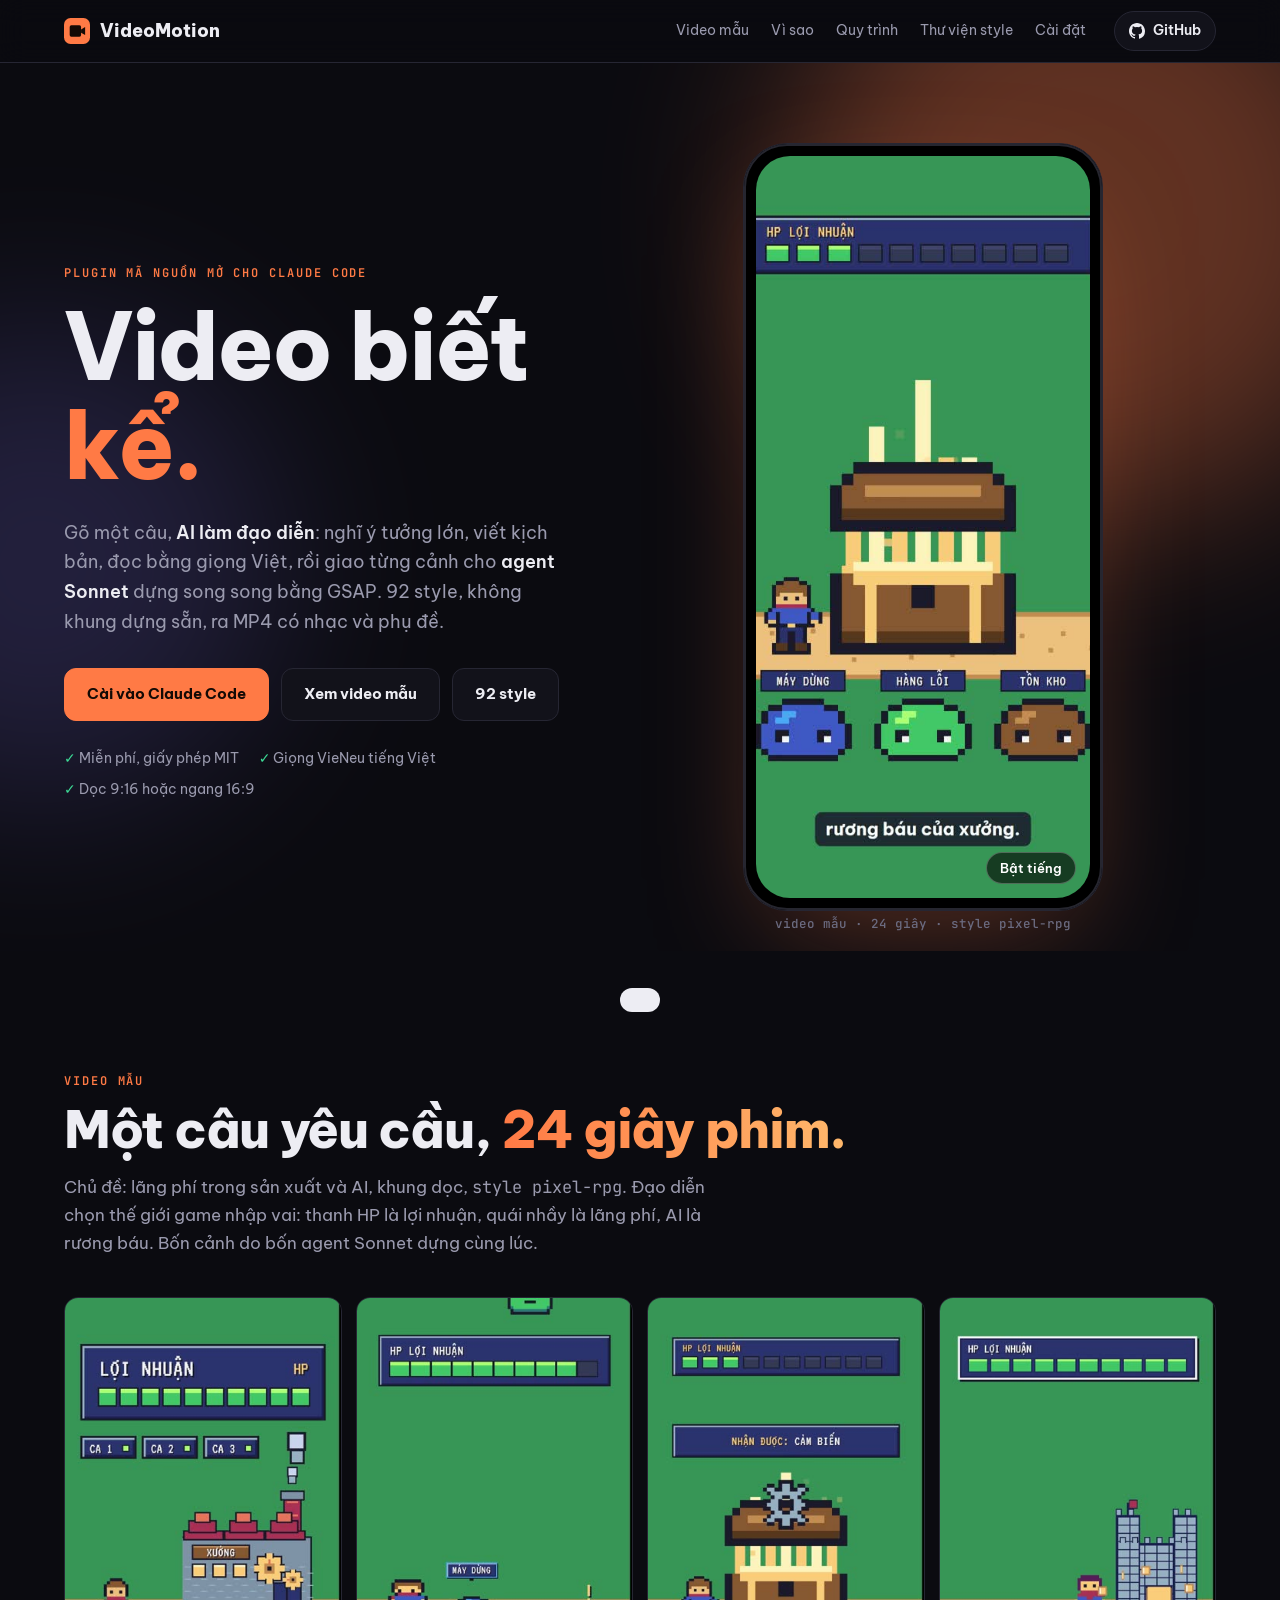
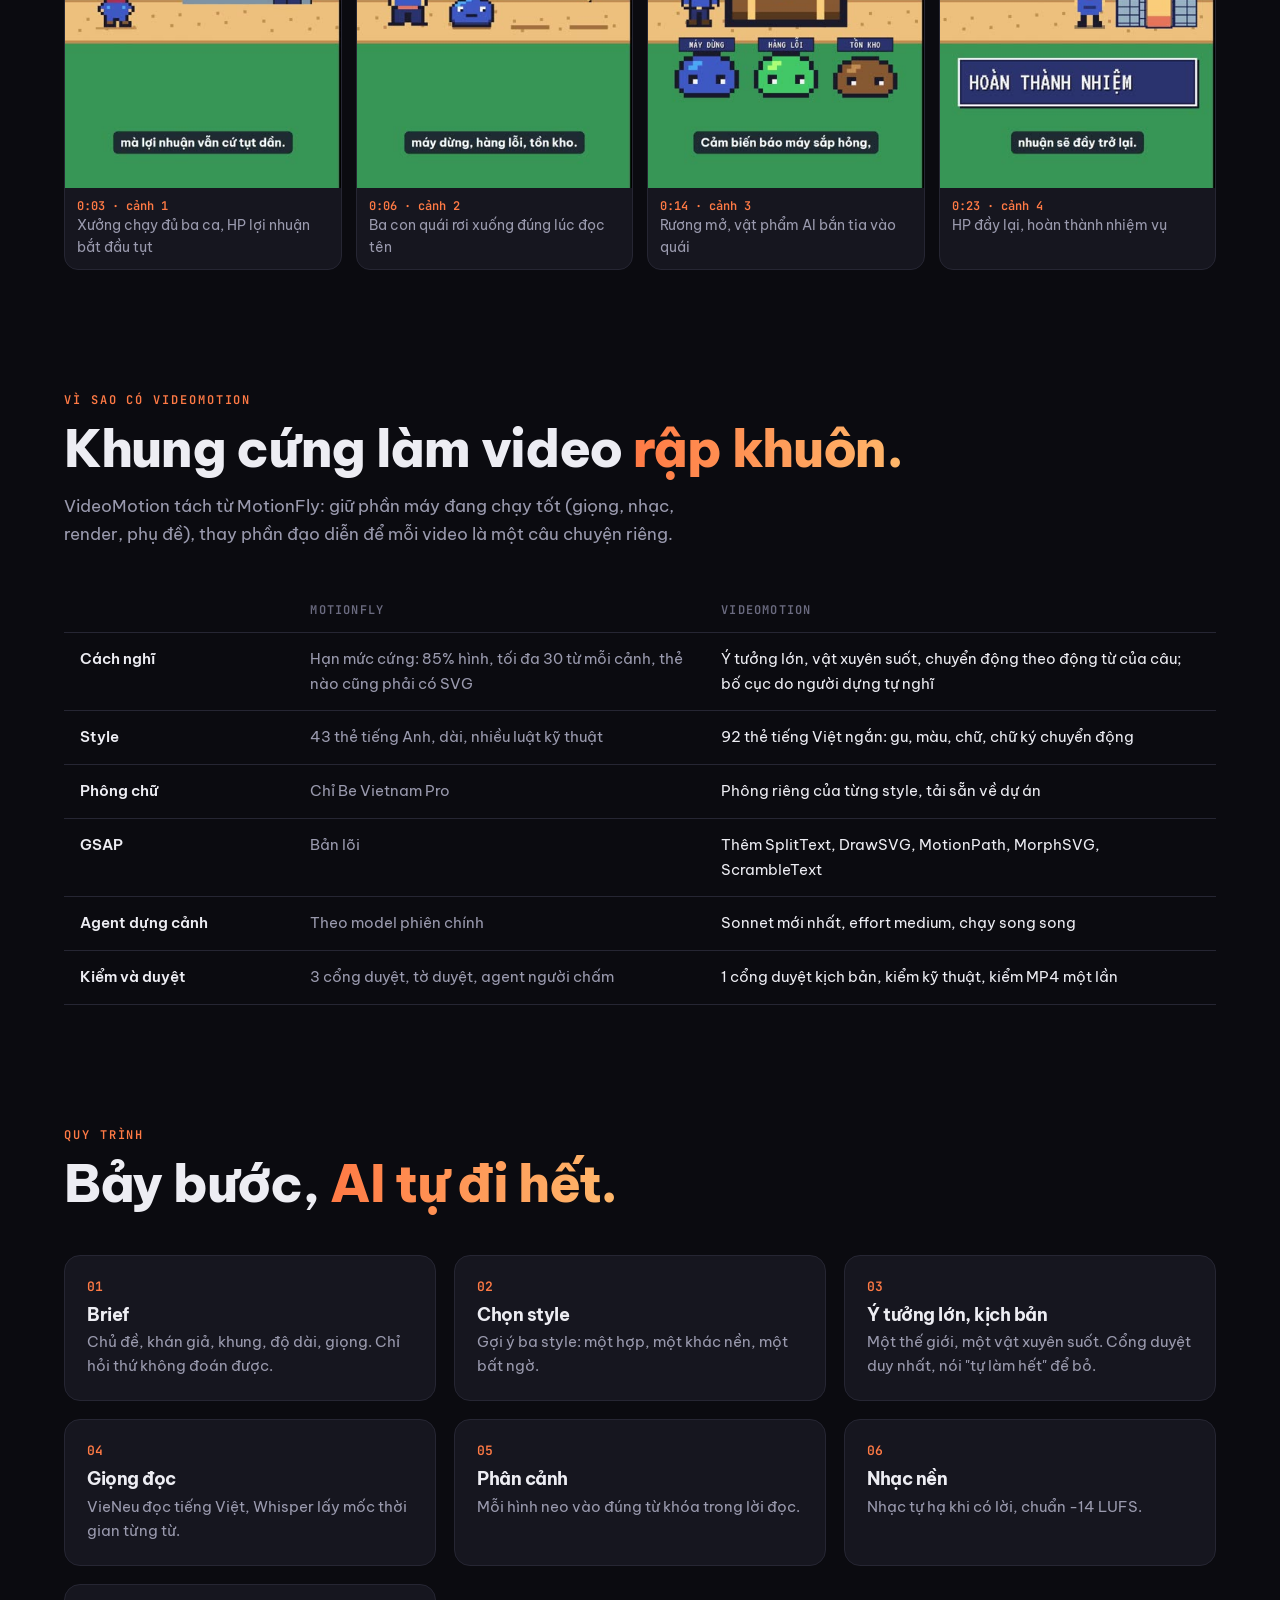
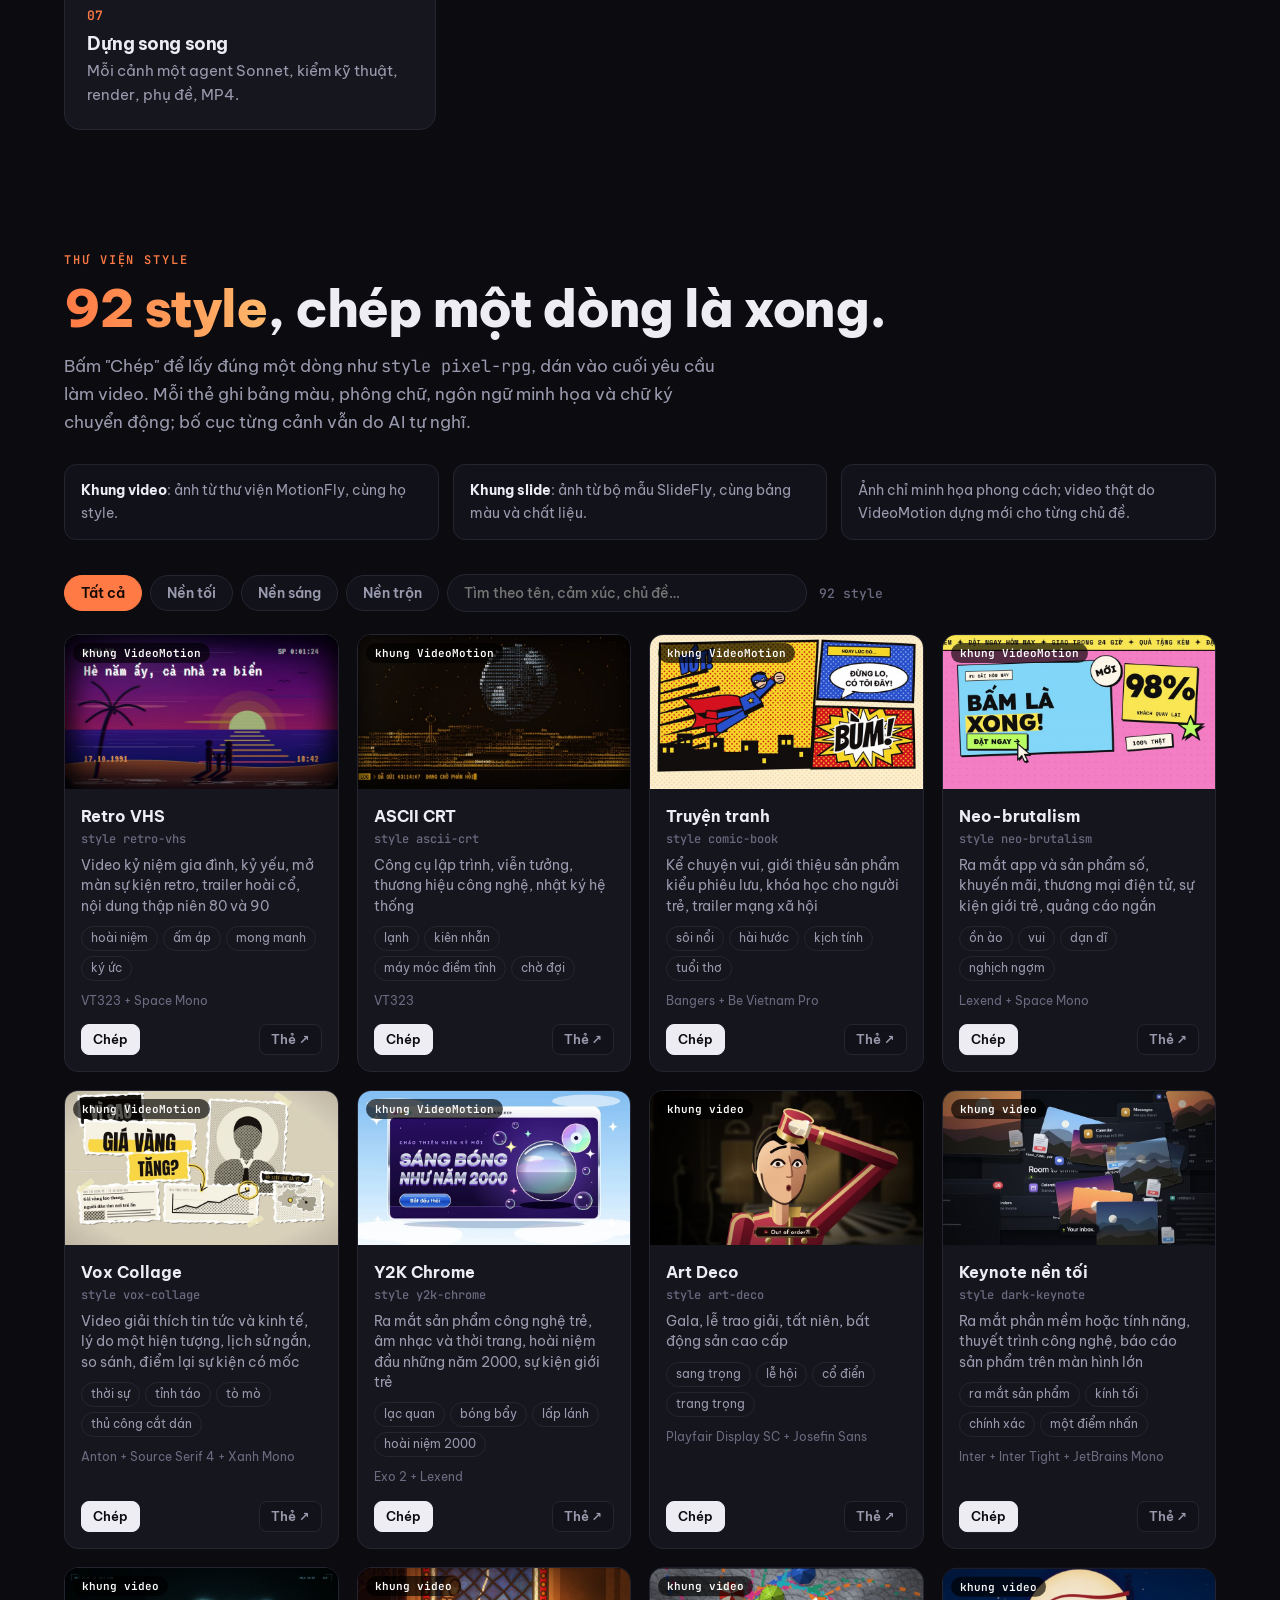
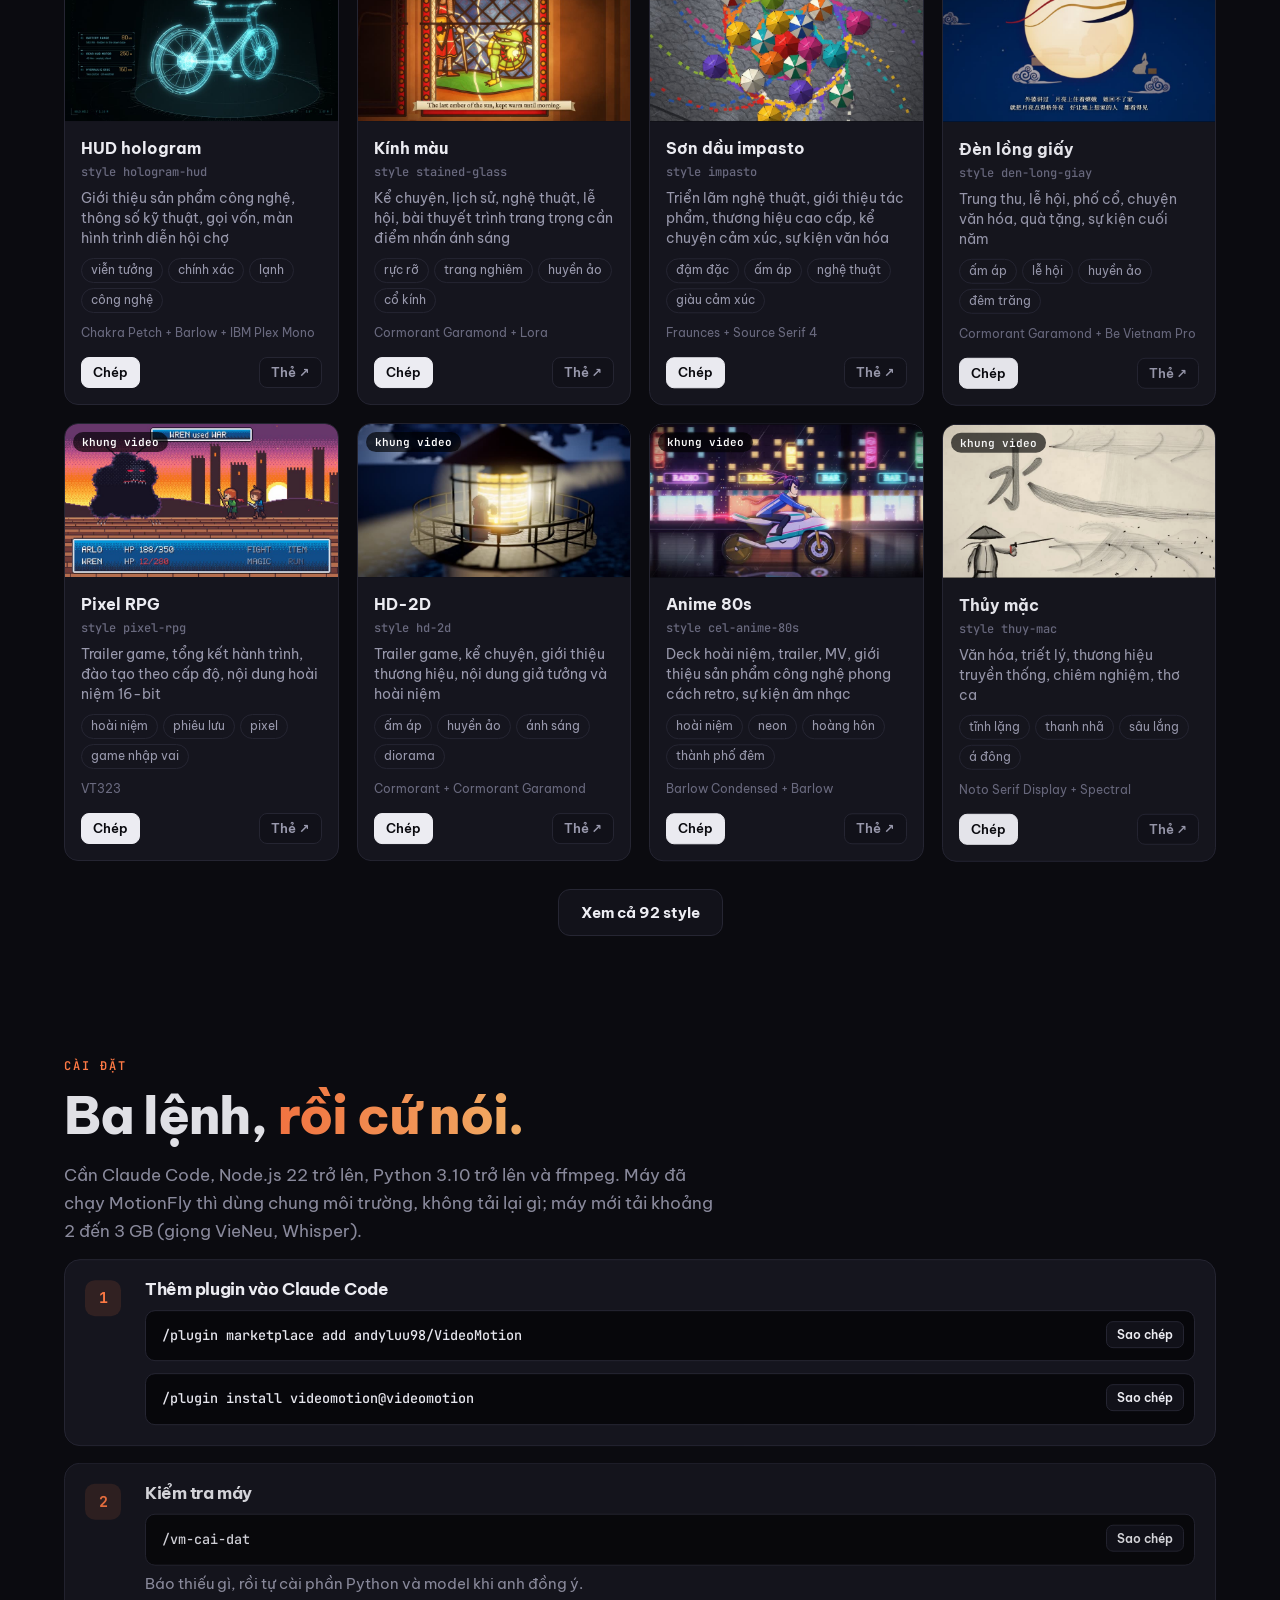
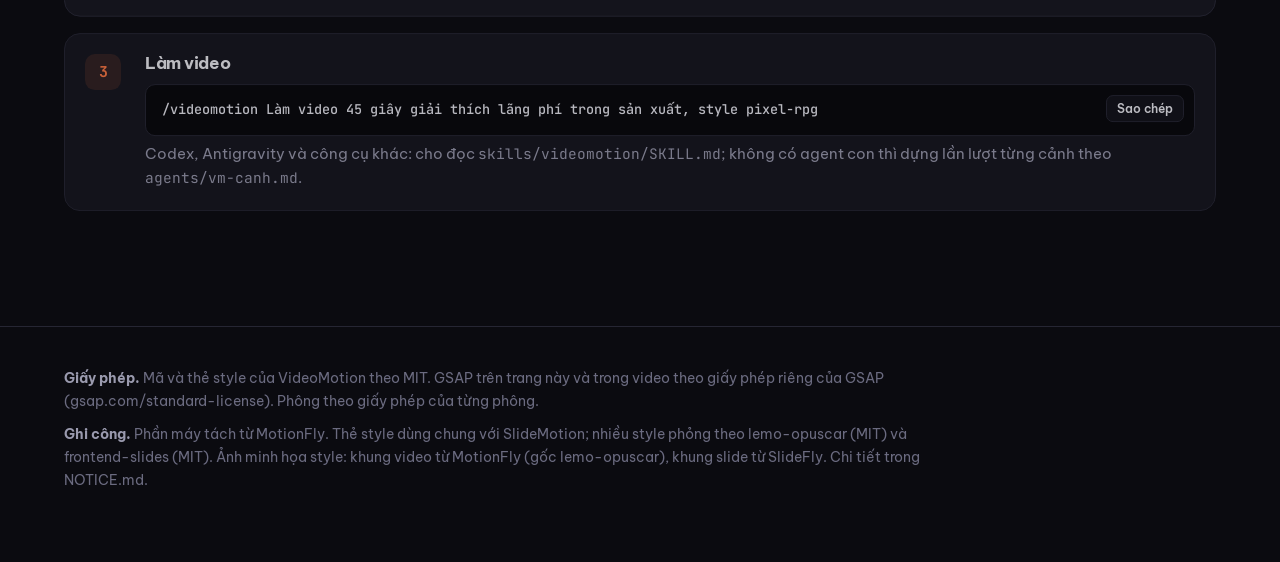
<file: docs/index.html>
<!doctype html>
<html lang="vi">
<head>
<meta charset="utf-8">
<meta name="viewport" content="width=device-width,initial-scale=1">
<title>VideoMotion: video biết kể</title>
<meta name="description" content="Plugin Claude Code làm video tiếng Việt: AI làm đạo diễn, 92 style, agent Sonnet dựng từng cảnh song song bằng HyperFrames và GSAP. Không khung dựng sẵn.">
<meta property="og:image" content="https://andyluu98.github.io/VideoMotion/media/poster.jpg">
<link rel="icon" href="data:image/svg+xml,%3Csvg xmlns='http://www.w3.org/2000/svg' viewBox='0 0 32 32'%3E%3Crect width='32' height='32' rx='8' fill='%23FF7A45'/%3E%3Crect x='7' y='9' width='14' height='14' rx='2' fill='%23140A05'/%3E%3Cpath d='M21 14l5-3v10l-5-3z' fill='%23140A05'/%3E%3C/svg%3E">
<link rel="preconnect" href="https://fonts.googleapis.com"><link rel="preconnect" href="https://fonts.gstatic.com" crossorigin>
<link href="https://fonts.googleapis.com/css2?family=Be+Vietnam+Pro:wght@400;500;600;700;800&family=JetBrains+Mono:wght@500;600&display=swap" rel="stylesheet">
<link rel="stylesheet" href="site.css?v=1">
<link rel="stylesheet" href="gallery.css?v=1">
</head>
<body>
<nav><div class="wrap">
  <a class="logo" href="#"><svg viewBox="0 0 32 32"><rect width="32" height="32" rx="8" fill="#FF7A45"/><rect x="7" y="9" width="14" height="14" rx="2" fill="#140A05"/><path d="M21 14l5-3v10l-5-3z" fill="#140A05"/></svg>VideoMotion</a>
  <div class="links"><a href="#mau">Video mẫu</a><a href="#vi-sao">Vì sao</a><a href="#quy-trinh">Quy trình</a><a href="#style">Thư viện style</a><a href="#cai-dat">Cài đặt</a></div>
  <a class="gh" href="https://github.com/andyluu98/VideoMotion" target="_blank" rel="noopener"><svg width="16" height="16" viewBox="0 0 16 16" fill="currentColor"><path d="M8 0C3.58 0 0 3.58 0 8c0 3.54 2.29 6.53 5.47 7.59.4.07.55-.17.55-.38v-1.33c-2.23.48-2.7-1.07-2.7-1.07-.36-.92-.89-1.17-.89-1.17-.73-.5.06-.49.06-.49.8.06 1.23.83 1.23.83.72 1.22 1.87.87 2.33.66.07-.52.28-.87.5-1.07-1.78-.2-3.65-.89-3.65-3.95 0-.87.31-1.59.82-2.15-.08-.2-.36-1.02.08-2.12 0 0 .67-.21 2.2.82a7.6 7.6 0 0 1 4 0c1.53-1.04 2.2-.82 2.2-.82.44 1.1.16 1.92.08 2.12.51.56.82 1.27.82 2.15 0 3.07-1.87 3.75-3.65 3.95.29.25.54.73.54 1.48v2.2c0 .21.15.46.55.38A8 8 0 0 0 16 8c0-4.42-3.58-8-8-8z"/></svg>GitHub</a>
</div></nav>

<header class="hero">
  <div class="glow" style="width:620px;height:620px;right:-120px;top:-160px;background:#FF7A45"></div>
  <div class="glow" style="width:480px;height:480px;left:-200px;top:260px;background:#8B7CFF;opacity:.18"></div>
  <div class="wrap">
    <div>
      <p class="kick">Plugin mã nguồn mở cho Claude Code</p>
      <h1>Video biết <em>kể.</em></h1>
      <p class="lead">Gõ một câu, <b>AI làm đạo diễn</b>: nghĩ ý tưởng lớn, viết kịch bản, đọc bằng giọng Việt, rồi giao từng cảnh cho <b>agent Sonnet</b> dựng song song bằng GSAP. 92 style, không khung dựng sẵn, ra MP4 có nhạc và phụ đề.</p>
      <div class="cta"><a class="btn p" href="#cai-dat">Cài vào Claude Code</a><a class="btn" href="#mau">Xem video mẫu</a><a class="btn" href="#style">92 style</a></div>
      <div class="checks"><span>Miễn phí, giấy phép MIT</span><span>Giọng VieNeu tiếng Việt</span><span>Dọc 9:16 hoặc ngang 16:9</span></div>
    </div>
    <div class="phone">
      <video src="media/san-quai-lang-phi.mp4" poster="media/poster.jpg" autoplay muted loop playsinline preload="metadata"></video>
      <button type="button" class="snd">Bật tiếng</button>
      <p class="cap">video mẫu · 24 giây · style pixel-rpg</p>
    </div>
  </div>
</header>

<main class="wrap">
  <section id="mau">
    <p class="kick">Video mẫu</p>
    <h2>Một câu yêu cầu, <em>24 giây phim.</em></h2>
    <p class="sub">Chủ đề: lãng phí trong sản xuất và AI, khung dọc, <code>style pixel-rpg</code>. Đạo diễn chọn thế giới game nhập vai: thanh HP là lợi nhuận, quái nhầy là lãng phí, AI là rương báu. Bốn cảnh do bốn agent Sonnet dựng cùng lúc.</p>
    <div class="strip">
      <figure><img src="media/khung-3.0.jpg" alt="Cảnh 1: xưởng chạy ba ca" loading="lazy"><figcaption><b>0:03 · cảnh 1</b>Xưởng chạy đủ ba ca, HP lợi nhuận bắt đầu tụt</figcaption></figure>
      <figure><img src="media/khung-6.2.jpg" alt="Cảnh 2: quái lãng phí" loading="lazy"><figcaption><b>0:06 · cảnh 2</b>Ba con quái rơi xuống đúng lúc đọc tên</figcaption></figure>
      <figure><img src="media/khung-14.6.jpg" alt="Cảnh 3: rương báu AI" loading="lazy"><figcaption><b>0:14 · cảnh 3</b>Rương mở, vật phẩm AI bắn tia vào quái</figcaption></figure>
      <figure><img src="media/khung-23.5.jpg" alt="Cảnh 4: hoàn thành nhiệm vụ" loading="lazy"><figcaption><b>0:23 · cảnh 4</b>HP đầy lại, hoàn thành nhiệm vụ</figcaption></figure>
    </div>
  </section>

  <section id="vi-sao">
    <p class="kick">Vì sao có VideoMotion</p>
    <h2>Khung cứng làm video <em>rập khuôn.</em></h2>
    <p class="sub">VideoMotion tách từ MotionFly: giữ phần máy đang chạy tốt (giọng, nhạc, render, phụ đề), thay phần đạo diễn để mỗi video là một câu chuyện riêng.</p>
    <div class="tw"><table class="cmp">
      <tr><th></th><th>MotionFly</th><th>VideoMotion</th></tr>
      <tr><td>Cách nghĩ</td><td>Hạn mức cứng: 85% hình, tối đa 30 từ mỗi cảnh, thẻ nào cũng phải có SVG</td><td>Ý tưởng lớn, vật xuyên suốt, chuyển động theo động từ của câu; bố cục do người dựng tự nghĩ</td></tr>
      <tr><td>Style</td><td>43 thẻ tiếng Anh, dài, nhiều luật kỹ thuật</td><td>92 thẻ tiếng Việt ngắn: gu, màu, chữ, chữ ký chuyển động</td></tr>
      <tr><td>Phông chữ</td><td>Chỉ Be Vietnam Pro</td><td>Phông riêng của từng style, tải sẵn về dự án</td></tr>
      <tr><td>GSAP</td><td>Bản lõi</td><td>Thêm SplitText, DrawSVG, MotionPath, MorphSVG, ScrambleText</td></tr>
      <tr><td>Agent dựng cảnh</td><td>Theo model phiên chính</td><td>Sonnet mới nhất, effort medium, chạy song song</td></tr>
      <tr><td>Kiểm và duyệt</td><td>3 cổng duyệt, tờ duyệt, agent người chấm</td><td>1 cổng duyệt kịch bản, kiểm kỹ thuật, kiểm MP4 một lần</td></tr>
    </table></div>
  </section>

  <section id="quy-trinh">
    <p class="kick">Quy trình</p>
    <h2>Bảy bước, <em>AI tự đi hết.</em></h2>
    <div class="steps">
      <div class="step"><h3>Brief</h3><p>Chủ đề, khán giả, khung, độ dài, giọng. Chỉ hỏi thứ không đoán được.</p></div>
      <div class="step"><h3>Chọn style</h3><p>Gợi ý ba style: một hợp, một khác nền, một bất ngờ.</p></div>
      <div class="step"><h3>Ý tưởng lớn, kịch bản</h3><p>Một thế giới, một vật xuyên suốt. Cổng duyệt duy nhất, nói "tự làm hết" để bỏ.</p></div>
      <div class="step"><h3>Giọng đọc</h3><p>VieNeu đọc tiếng Việt, Whisper lấy mốc thời gian từng từ.</p></div>
      <div class="step"><h3>Phân cảnh</h3><p>Mỗi hình neo vào đúng từ khóa trong lời đọc.</p></div>
      <div class="step"><h3>Nhạc nền</h3><p>Nhạc tự hạ khi có lời, chuẩn -14 LUFS.</p></div>
      <div class="step"><h3>Dựng song song</h3><p>Mỗi cảnh một agent Sonnet, kiểm kỹ thuật, render, phụ đề, MP4.</p></div>
    </div>
  </section>

  <section id="style">
    <p class="kick">Thư viện style</p>
    <h2><em>92 style</em>, chép một dòng là xong.</h2>
    <p class="sub">Bấm "Chép" để lấy đúng một dòng như <code>style pixel-rpg</code>, dán vào cuối yêu cầu làm video. Mỗi thẻ ghi bảng màu, phông chữ, ngôn ngữ minh họa và chữ ký chuyển động; bố cục từng cảnh vẫn do AI tự nghĩ.</p>
    <div class="how"><div><b>Khung video</b>: ảnh từ thư viện MotionFly, cùng họ style.</div><div><b>Khung slide</b>: ảnh từ bộ mẫu SlideFly, cùng bảng màu và chất liệu.</div><div>Ảnh chỉ minh họa phong cách; video thật do VideoMotion dựng mới cho từng chủ đề.</div></div>
    <div class="filters"><span id="fb"></span><input id="q" type="search" placeholder="Tìm theo tên, cảm xúc, chủ đề…" aria-label="Tìm style"><span class="cnt" id="cnt"></span></div>
    <div class="gal" id="gal"></div>
    <div class="more" id="more"><button type="button" class="btn">Xem cả 92 style</button></div>
  </section>

  <section id="cai-dat">
    <p class="kick">Cài đặt</p>
    <h2>Ba lệnh, <em>rồi cứ nói.</em></h2>
    <p class="sub">Cần Claude Code, Node.js 22 trở lên, Python 3.10 trở lên và ffmpeg. Máy đã chạy MotionFly thì dùng chung môi trường, không tải lại gì; máy mới tải khoảng 2 đến 3 GB (giọng VieNeu, Whisper).</p>
    <div class="inst">
      <div class="i"><span class="n">1</span><div><h3>Thêm plugin vào Claude Code</h3>
        <div class="cmd">/plugin marketplace add andyluu98/VideoMotion</div>
        <div class="cmd">/plugin install videomotion@videomotion</div></div></div>
      <div class="i"><span class="n">2</span><div><h3>Kiểm tra máy</h3>
        <div class="cmd">/vm-cai-dat</div>
        <p>Báo thiếu gì, rồi tự cài phần Python và model khi anh đồng ý.</p></div></div>
      <div class="i"><span class="n">3</span><div><h3>Làm video</h3>
        <div class="cmd">/videomotion Làm video 45 giây giải thích lãng phí trong sản xuất, style pixel-rpg</div>
        <p>Codex, Antigravity và công cụ khác: cho đọc <code>skills/videomotion/SKILL.md</code>; không có agent con thì dựng lần lượt từng cảnh theo <code>agents/vm-canh.md</code>.</p></div></div>
    </div>
  </section>
</main>

<footer><div class="wrap">
  <p><b>Giấy phép.</b> Mã và thẻ style của VideoMotion theo MIT. GSAP trên trang này và trong video theo giấy phép riêng của GSAP (gsap.com/standard-license). Phông theo giấy phép của từng phông.</p>
  <p><b>Ghi công.</b> Phần máy tách từ MotionFly. Thẻ style dùng chung với SlideMotion; nhiều style phỏng theo lemo-opuscar (MIT) và frontend-slides (MIT). Ảnh minh họa style: khung video từ MotionFly (gốc lemo-opuscar), khung slide từ SlideFly. Chi tiết trong NOTICE.md.</p>
</div></footer>

<script src="styles.js?v=3"></script>
<script src="assets/gsap.min.js"></script>
<script src="assets/SplitText.min.js"></script>
<script src="assets/ScrambleTextPlugin.min.js"></script>
<script src="site.js?v=1"></script>
<script src="gallery.js?v=2"></script>
</body>
</html>
</file>
<file: docs/site.css>
/* SlideMotion landing: nền tối, một màu nhấn cam lửa, chữ Be Vietnam Pro */
:root{--bg:#0B0B10;--bg2:#12121A;--card:#16161F;--line:#262633;--fg:#EDEDF3;--mut:#9A9AAE;--dim:#6B6B80;--ac:#FF7A45;--ac2:#FFB86B;--vi:#8B7CFF;--ok:#3DDC97;--r:16px;--mono:'JetBrains Mono',monospace;--sans:'Be Vietnam Pro',system-ui,sans-serif}
*{box-sizing:border-box}
html{scroll-behavior:smooth;background:var(--bg)}
body{margin:0;background:var(--bg);color:var(--fg);font:400 16px/1.65 var(--sans);overflow-x:hidden;-webkit-font-smoothing:antialiased}
a{color:inherit;text-decoration:none}
code,pre{font-family:var(--mono)}
.wrap{max-width:1200px;margin:0 auto;padding:0 24px}
.kick{font:600 12px var(--mono);letter-spacing:.16em;text-transform:uppercase;color:var(--ac)}
h1,h2,h3{margin:0;letter-spacing:-.025em;line-height:1.08}
h2{font-size:clamp(32px,4.6vw,52px);font-weight:800;margin-top:12px}
h1 em{font-style:normal;color:var(--ac)}
h2 em{font-style:normal;background:linear-gradient(90deg,var(--ac),var(--ac2));-webkit-background-clip:text;background-clip:text;color:transparent}
.sub{color:var(--mut);max-width:660px;margin:16px 0 0;font-size:17px}
section{padding:110px 0 0}
.glow{position:absolute;pointer-events:none;border-radius:50%;filter:blur(90px);opacity:.35}
/* nav */
nav{position:sticky;top:0;z-index:20;background:rgba(11,11,16,.72);backdrop-filter:blur(14px);border-bottom:1px solid var(--line)}
nav .wrap{display:flex;align-items:center;gap:28px;height:62px}
.logo{display:flex;align-items:center;gap:10px;font-weight:800;font-size:18px}
.logo svg{width:26px;height:26px}
nav .links{display:flex;gap:22px;margin-left:auto;font-size:14px;color:var(--mut)}
nav .links a:hover{color:var(--fg)}
.gh{display:flex;align-items:center;gap:8px;padding:7px 14px;border:1px solid var(--line);border-radius:999px;font-size:14px;font-weight:600;background:var(--bg2)}
.gh:hover{border-color:var(--mut)}
/* hero */
.hero{position:relative;padding:80px 0 40px;overflow:hidden}
.hero .wrap{display:grid;grid-template-columns:1fr 1.15fr;gap:56px;align-items:center;position:relative}
h1{font-size:clamp(52px,7.4vw,92px);font-weight:800;margin-top:16px}
.lead{color:var(--mut);font-size:18px;margin:22px 0 0;max-width:520px}
.lead b{color:var(--fg);font-weight:600}
.cta{display:flex;flex-wrap:wrap;gap:12px;margin-top:32px}
.btn{color:var(--fg);font-family:var(--sans);cursor:pointer;display:inline-flex;align-items:center;gap:8px;padding:13px 22px;border-radius:12px;font-weight:700;font-size:15px;border:1px solid var(--line);background:var(--bg2);transition:transform .15s,border-color .15s,background .15s}
.btn:hover{transform:translateY(-2px);border-color:var(--mut)}
.btn.p{background:var(--ac);border-color:var(--ac);color:#140A05}
.btn.p:hover{background:#FF8C5C}
.checks{display:flex;flex-wrap:wrap;gap:8px 20px;margin-top:26px;font-size:14px;color:var(--mut)}
.checks span::before{content:"✓ ";color:var(--ok);font-weight:700}
/* điện thoại chiếu video mẫu */
.phone{justify-self:center;width:min(360px,80vw);aspect-ratio:9/19.2;border-radius:44px;background:#000;padding:12px;border:1px solid var(--line);box-shadow:0 40px 120px -30px rgba(255,122,69,.35),inset 0 0 0 2px #26262f;position:relative}
.phone video{width:100%;height:100%;object-fit:cover;border-radius:34px;display:block;background:#111}
.phone .snd{position:absolute;right:26px;bottom:26px;font:600 13px var(--sans);color:#fff;background:rgba(0,0,0,.6);border:1px solid rgba(255,255,255,.25);border-radius:999px;padding:7px 13px;cursor:pointer}
.phone .cap{position:absolute;left:0;right:0;bottom:-34px;text-align:center;font:500 12.5px var(--mono);color:var(--dim)}
.strip{display:grid;grid-template-columns:repeat(4,1fr);gap:14px;margin-top:40px}
.strip figure{margin:0;background:var(--card);border:1px solid var(--line);border-radius:14px;overflow:hidden}
.strip img{display:block;width:100%;aspect-ratio:9/16;object-fit:cover}
.strip figcaption{padding:10px 12px;font-size:13.5px;color:var(--mut)}
.strip figcaption b{color:var(--ac);font:600 12px var(--mono);display:block}
.cmp{width:100%;border-collapse:collapse;margin-top:40px;font-size:15px}
.cmp th,.cmp td{text-align:left;padding:14px 16px;border-bottom:1px solid var(--line);vertical-align:top}
.cmp th{font:600 12px var(--mono);letter-spacing:.1em;text-transform:uppercase;color:var(--dim)}
.cmp td:first-child{color:var(--fg);font-weight:600;width:20%}
.cmp td:nth-child(2){color:var(--mut)}
.cmp td:nth-child(3){color:var(--fg)}
.cmp tr:hover td{background:rgba(255,255,255,.02)}
.tw{overflow-x:auto}
/* so sánh */
.vs{display:grid;grid-template-columns:1fr 1fr;gap:20px;margin-top:44px}
.box{background:var(--card);border:1px solid var(--line);border-radius:var(--r);padding:26px}
.box h3{font-size:20px;font-weight:700}
.box ul{margin:14px 0 0;padding:0;list-style:none;color:var(--mut)}
.box li{padding:7px 0 7px 26px;position:relative;border-top:1px solid var(--line)}
.box li::before{content:"✕";position:absolute;left:2px;color:#E5484D;font-weight:700}
.box.good{border-color:rgba(255,122,69,.45);background:linear-gradient(180deg,rgba(255,122,69,.08),var(--card) 60%)}
.box.good li::before{content:"✓";color:var(--ok)}
.minis{display:grid;grid-template-columns:repeat(3,1fr);gap:8px;margin-top:18px}
.minis div{aspect-ratio:16/9;border-radius:6px;background:#22222D;position:relative;overflow:hidden}
.minis.same div::before{content:"";position:absolute;left:10%;top:16%;width:46%;height:10%;background:#3a3a48;border-radius:2px;box-shadow:0 14px 0 -2px #2f2f3c,0 24px 0 -2px #2f2f3c,0 34px 0 -2px #2f2f3c}
.minis.same div::after{content:"";position:absolute;right:10%;top:22%;width:26%;height:52%;background:#33333f;border-radius:3px}
.minis.diff img{width:100%;height:100%;object-fit:cover;display:block}
/* demo */
.demos{display:grid;grid-template-columns:repeat(3,1fr);gap:22px;margin-top:44px}
.demo{background:var(--card);border:1px solid var(--line);border-radius:var(--r);overflow:hidden;transition:transform .2s,border-color .2s}
.demo:hover{transform:translateY(-4px);border-color:var(--ac)}
.demo .bar{display:flex;gap:6px;padding:10px 12px;border-bottom:1px solid var(--line)}
.demo .bar i{width:9px;height:9px;border-radius:50%;background:#33333f}
.demo img{display:block;width:100%;aspect-ratio:16/9;object-fit:cover;background:#000}
.demo .d{padding:16px 18px 20px}
.demo h3{font-size:18px}
.demo p{color:var(--mut);font-size:14.5px;margin:8px 0 0}
.demo .go{display:inline-block;margin-top:12px;color:var(--ac);font-weight:600;font-size:14px}
/* quy trình */
.steps{display:grid;grid-template-columns:repeat(3,1fr);gap:18px;margin-top:44px;counter-reset:s}
.step{background:var(--card);border:1px solid var(--line);border-radius:var(--r);padding:22px;counter-increment:s;position:relative}
.step::before{content:"0" counter(s);font:600 13px var(--mono);color:var(--ac);display:block;margin-bottom:10px}
.step h3{font-size:18px}
.step p{color:var(--mut);font-size:14.5px;margin:6px 0 0}
/* chế độ */
.tabs{display:flex;gap:8px;margin-top:36px;flex-wrap:wrap}
.tabs button{font:600 14px var(--sans);color:var(--mut);background:var(--bg2);border:1px solid var(--line);border-radius:999px;padding:9px 18px;cursor:pointer}
.tabs button.on{color:#140A05;background:var(--ac);border-color:var(--ac)}
.mode{display:none;grid-template-columns:1.1fr 1fr;gap:30px;margin-top:20px;background:var(--card);border:1px solid var(--line);border-radius:var(--r);padding:28px}
.mode.on{display:grid}
.mode h3{font-size:24px}
.mode p{color:var(--mut)}
.mode ul{margin:0;padding:0;list-style:none}
.mode li{padding:9px 0;border-top:1px solid var(--line);color:var(--fg);font-size:15px}
.mode li b{color:var(--ac);font-family:var(--mono);font-weight:500;margin-right:10px}
/* cài đặt */
.os{display:flex;gap:6px;margin-top:30px}
.os button{font:600 13px var(--sans);color:var(--mut);background:transparent;border:1px solid var(--line);border-radius:8px;padding:7px 14px;cursor:pointer}
.os button.on{color:var(--fg);background:var(--bg2);border-color:var(--mut)}
.inst{display:grid;gap:14px;margin-top:16px}
.inst .i{display:grid;grid-template-columns:44px 1fr;gap:16px;background:var(--card);border:1px solid var(--line);border-radius:var(--r);padding:20px}
.inst .n{width:36px;height:36px;border-radius:10px;background:rgba(255,122,69,.12);color:var(--ac);display:grid;place-items:center;font:700 15px var(--mono)}
.inst h3{font-size:17px}
.inst p{color:var(--mut);font-size:14.5px;margin:6px 0 0}
.cmd{position:relative;margin-top:12px;background:#08080C;border:1px solid var(--line);border-radius:10px;padding:14px 92px 14px 16px;font:500 13.5px/1.6 var(--mono);color:#E8E8F0;white-space:pre-wrap;word-break:break-all}
.cmd .cp{position:absolute;right:10px;top:10px;font:600 12px var(--sans);background:var(--bg2);color:var(--fg);border:1px solid var(--line);border-radius:7px;padding:5px 10px;cursor:pointer}
[data-os="win"] .mac,[data-os="mac"] .win{display:none}
footer{margin-top:120px;border-top:1px solid var(--line);padding:40px 0 60px;color:var(--dim);font-size:14px}
footer p{margin:0 0 10px;max-width:880px}
footer b{color:var(--mut)}
.toast{position:fixed;left:50%;bottom:28px;transform:translate(-50%,140px);background:var(--fg);color:var(--bg);padding:12px 20px;border-radius:12px;font-weight:600;font-size:14.5px;transition:transform .3s;z-index:50;max-width:90vw}
.toast.on{transform:translate(-50%,0)}
.rv{opacity:0;transform:translateY(24px)}
.seek .rv{opacity:1!important;transform:none!important}
.hero .wrap>*,.vs>*,.mode>*,.inst .i>*{min-width:0}
@media (max-width:960px){.strip{grid-template-columns:1fr 1fr}.hero .wrap,.vs,.mode{grid-template-columns:minmax(0,1fr)}.demos,.steps{grid-template-columns:1fr 1fr}nav .links{display:none}}
@media (max-width:620px){.demos,.steps{grid-template-columns:1fr}section{padding-top:80px}}
@media (prefers-reduced-motion:reduce){.rv{opacity:1;transform:none}}
</file>
<file: docs/gallery.css>
/* thư viện style: thẻ có ảnh slide mẫu, rê chuột đổi ảnh thứ hai */
.filters{display:flex;flex-wrap:wrap;align-items:center;gap:8px;margin-top:34px}
.filters button{font:600 13.5px var(--sans);color:var(--mut);background:var(--bg2);border:1px solid var(--line);border-radius:999px;padding:8px 16px;cursor:pointer}
.filters button.on{color:#140A05;background:var(--ac);border-color:var(--ac)}
.filters input{flex:1;min-width:220px;max-width:360px;font:500 14px var(--sans);color:var(--fg);background:var(--bg2);border:1px solid var(--line);border-radius:999px;padding:9px 16px;outline:none}
.filters input:focus{border-color:var(--ac)}
.filters .cnt{font:500 13px var(--mono);color:var(--dim);margin-left:4px}
.gal{display:grid;grid-template-columns:repeat(4,1fr);gap:18px;margin-top:22px}
.st{background:var(--card);border:1px solid var(--line);border-radius:14px;overflow:hidden;display:flex;flex-direction:column;transition:transform .2s,border-color .2s}
.st:hover{transform:translateY(-3px);border-color:#3c3c4e}
.st .th{position:relative;display:block;aspect-ratio:16/9;background:#000;overflow:hidden}
.st .th img{position:absolute;inset:0;width:100%;height:100%;object-fit:cover;transition:opacity .35s,transform .6s}
.st .th img.alt{opacity:0}
.st:hover .th img.alt{opacity:1}
.st:hover .th img{transform:scale(1.03)}
.st .th .play{position:absolute;right:8px;bottom:8px;font:600 11px var(--sans);background:rgba(0,0,0,.65);color:#fff;padding:4px 9px;border-radius:999px;opacity:0;transition:opacity .2s}
.st:hover .th .play{opacity:1}
.st .b{padding:14px 16px 16px;display:flex;flex-direction:column;flex:1}
.st .n{font-weight:700;font-size:16px}
.st .n small{color:var(--dim);font-weight:500;margin-right:6px}
.st .s{font:500 12px var(--mono);color:var(--dim);margin-top:2px}
.st .md{font-size:13.5px;color:var(--mut);margin-top:8px;line-height:1.5}
.st .tg{display:flex;flex-wrap:wrap;gap:5px;margin-top:10px}
.st .tg span{font-size:11.5px;color:var(--mut);border:1px solid var(--line);border-radius:999px;padding:2px 9px}
.st .f{font-size:12px;color:var(--dim);margin-top:10px}
.st .act{display:flex;gap:6px;margin-top:auto;padding-top:14px}
.st .act button,.st .act a{font:600 12.5px var(--sans);padding:7px 11px;border:1px solid var(--line);border-radius:8px;background:var(--bg2);color:var(--fg);cursor:pointer;line-height:1.2}
.st .act button.p{background:var(--fg);color:var(--bg);border-color:var(--fg)}
.st .act button:hover,.st .act a:hover{border-color:var(--ac)}
.st .act a{margin-left:auto;color:var(--mut)}
.more{display:flex;justify-content:center;margin-top:28px}
.how{display:grid;grid-template-columns:repeat(3,1fr);gap:14px;margin-top:28px}
.how div{background:var(--bg2);border:1px solid var(--line);border-radius:12px;padding:14px 16px;font-size:14px;color:var(--mut)}
.how b{color:var(--fg)}
@media (max-width:1100px){.gal{grid-template-columns:repeat(3,1fr)}}
@media (max-width:820px){.gal,.how{grid-template-columns:1fr 1fr}}
@media (max-width:560px){.gal,.how{grid-template-columns:1fr}}
.st .th .src{position:absolute;left:8px;top:8px;font:600 11px var(--mono);background:rgba(0,0,0,.65);color:#fff;padding:3px 9px;border-radius:999px}
</file>
